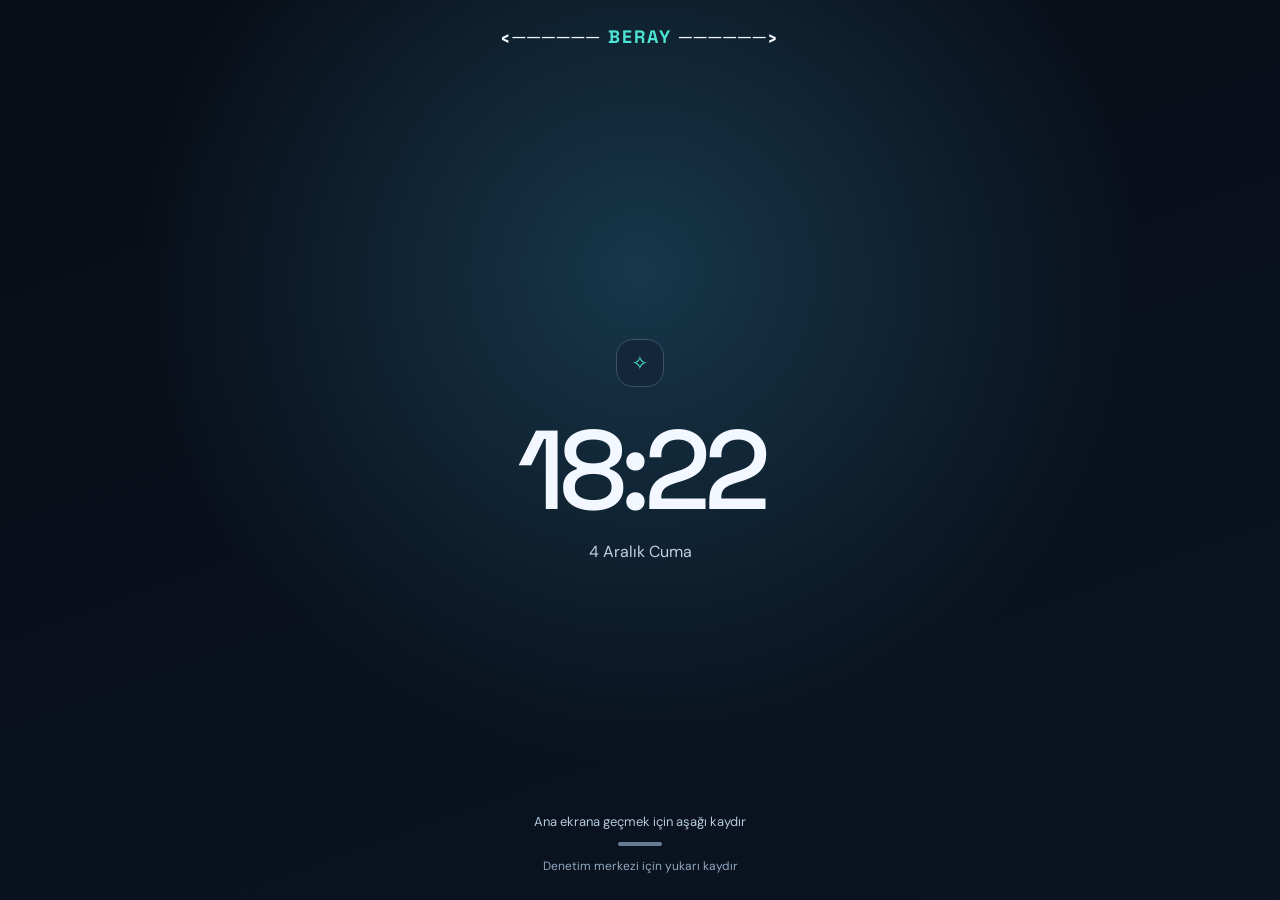
<file: index0.html>
<!doctype html><html lang="tr"><head><meta charset="utf-8"><meta name="viewport" content="width=device-width,initial-scale=1,viewport-fit=cover"><meta name="theme-color" content="#080d16"><title>Beray Kilit Ekranı</title><link rel="stylesheet" href="bos.css"><style>
body.unlocked{background:transparent}body.unlocked .lock{display:none}.lock{height:100svh;display:flex;flex-direction:column;align-items:center;justify-content:center;position:relative;text-align:center;overflow:hidden;padding:28px;background:radial-gradient(ellipse at 50% 30%,#17374b,transparent 55%),linear-gradient(160deg,#080d16,#0a1421)}.lock-brand{position:absolute;top:calc(env(safe-area-inset-top) + 25px);font:700 18px 'Space Grotesk';letter-spacing:2px}.lock-brand span{color:var(--cyan)}.lock-time{font:500 clamp(72px,20vw,112px)/1 'Space Grotesk';letter-spacing:-7px}.lock-date{color:#bfd0e2;font-size:16px;margin-top:14px}.lock-bottom{position:absolute;bottom:calc(env(safe-area-inset-bottom) + 26px);display:grid;justify-items:center;gap:12px;color:#91a8c0;font-size:12px}.gesture-bar{width:44px;height:4px;border-radius:10px;background:#7890a9;opacity:.85}.lock-hint{font-size:13px;color:#b5c8dd}.lock-icon{width:48px;height:48px;border:1px solid #38536c;border-radius:17px;display:grid;place-items:center;margin-bottom:28px;background:#14263a;color:var(--cyan);font-size:20px}
#control{position:fixed;inset:0;z-index:5;background:rgba(4,9,16,.97);backdrop-filter:blur(22px);padding:calc(env(safe-area-inset-top) + 30px) 22px calc(env(safe-area-inset-bottom) + 24px);transform:translateY(-105%);transition:transform .42s cubic-bezier(.2,.8,.2,1);display:flex;flex-direction:column}#control.open{transform:translateY(0)}.cc-head{display:flex;justify-content:space-between;align-items:center;margin-bottom:24px}.cc-head h2{font:600 25px 'Space Grotesk';margin:0}.cc-head button{background:#17283b;border:1px solid #30455e;border-radius:50%;width:39px;height:39px;font-size:18px}.cc-status{color:#91a7bf;font-size:12px;margin:-14px 0 22px}.cc-grid{display:grid;grid-template-columns:repeat(2,1fr);gap:12px}.cc-tile{min-height:112px;text-align:left;padding:16px;border-radius:21px;border:1px solid #2c435c;background:linear-gradient(145deg,#172a40,#101b2b);display:flex;flex-direction:column;justify-content:space-between}.cc-tile:disabled{opacity:.35;cursor:not-allowed}.cc-icon{font-size:23px}.cc-tile strong{font-size:14px}.cc-tile small{color:#9ab0c8;font-size:11px}.cc-tile.active{border-color:var(--cyan);background:linear-gradient(145deg,#16404b,#102b37)}.cc-footer{margin-top:auto;color:#7890a8;font-size:11px;line-height:1.5}.cc-dot{width:7px;height:7px;border-radius:50%;background:#ffbd62;display:inline-block;margin-right:6px}#control{overflow-y:auto}.scan-results{margin-top:14px;padding:13px 14px;border:1px solid #2c435c;border-radius:16px;background:#0b1725;color:#e6f1fb;font-size:12px}.scan-results strong{display:block;margin-bottom:8px;color:var(--cyan)}.scan-row{padding:8px 0;border-top:1px solid #23384c;color:#b9cbe0}.scan-empty{color:#91a7bf}
</style></head><body><main class="lock" id="lock">
<div class="lock-brand">‹────── <span>BERAY</span> ──────›</div><div class="lock-icon">✧</div><div class="lock-time" id="time">--:--</div><div class="lock-date" id="date">--</div><div class="lock-bottom"><div class="lock-hint">Ana ekrana geçmek için aşağı kaydır</div><div class="gesture-bar"></div><div>Denetim merkezi için yukarı kaydır</div></div></main>
<section id="control" aria-label="Beray denetim merkezi"><header class="cc-head"><h2>Denetim Merkezi</h2><button id="closeControl" aria-label="Kapat">×</button></header><div class="cc-status">Beray donanım katmanı</div>
<div class="cc-grid">
<button class="cc-tile" data-radio="wifi"><span class="cc-icon">◉</span><strong>Wi-Fi</strong><small>Yakındaki ağları tara</small></button>
<button class="cc-tile" data-radio="bluetooth"><span class="cc-icon">ᛒ</span><strong>Bluetooth</strong><small>Cihazları tara</small></button>
<button class="cc-tile" data-radio="flashlight"><span class="cc-icon">◐</span><strong>Flaş</strong><small>El feneri</small></button>
<button class="cc-tile" data-radio="mobileData"><span class="cc-icon">▥</span><strong>Mobil veri</strong><small>Hücresel bağlantı</small></button>
<button class="cc-tile" data-radio="airplane" id="airplane" disabled><span class="cc-icon">✈</span><strong>Uçak modu</strong><small>Yalnızca açık ekranda</small></button>
<button class="cc-tile" data-radio="hotspot"><span class="cc-icon">⌁</span><strong>Erişim noktası</strong><small>Bağlantı paylaşımı</small></button>
</div><div id="scanResults" class="scan-results hidden" aria-live="polite"></div><footer class="cc-footer"><span class="cc-dot"></span>Donanım işlemleri Beray OS sürücü hizmetiyle yürütülür. Bu arayüz Android ayarlarına yönlendirme yapmaz. Uçak modu kilit ekranında devre dışıdır.</footer></section><div class="toast" id="toast"></div>
<script>
const time=document.getElementById('time'),date=document.getElementById('date'),control=document.getElementById('control'),lock=document.getElementById('lock');
function tick(){const d=new Date();time.textContent=d.toLocaleTimeString('tr-TR',{hour:'2-digit',minute:'2-digit'});date.textContent=d.toLocaleDateString('tr-TR',{weekday:'long',day:'numeric',month:'long'});}
tick();setInterval(tick,1000);
function toast(s){const t=document.getElementById('toast');t.textContent=s;t.classList.add('show');setTimeout(()=>t.classList.remove('show'),2600)}
function parentSend(type){try{parent.postMessage({type},location.origin)}catch{parent.postMessage({type},'*')}}
let unlocked=false;
function showControl(){control.classList.add('open')}function hideControl(){control.classList.remove('open');if(unlocked)parentSend('BERAY_CONTROL_CLOSE')}
function showScanResults(kind,items){
 const host=document.getElementById('scanResults');host.innerHTML='';
 const title=document.createElement('strong');
 title.textContent=kind==='wifi'?'Yakındaki Wi-Fi ağları':'Yakındaki Bluetooth cihazları';
 host.appendChild(title);
 const rows=Array.isArray(items)?items.slice(0,30):[];
 if(!rows.length){const empty=document.createElement('div');empty.className='scan-empty';empty.textContent='Yakında listelenecek cihaz bulunamadı.';host.appendChild(empty);}
 rows.forEach(item=>{
   const line=document.createElement('div');line.className='scan-row';
   const name=typeof item==='string'?item:(kind==='wifi'?(item?.ssid||item?.name||'Adsız ağ'):(item?.name||item?.id||'Adsız cihaz'));
   const signal=typeof item==='object'&&item&&Number.isFinite(Number(item.signal))?' · '+item.signal+' dBm':'';
   line.textContent=String(name)+signal;host.appendChild(line);
 });
 host.classList.remove('hidden');
}
document.getElementById('closeControl').onclick=hideControl;
window.addEventListener('message',e=>{if(e.source!==parent)return;if(e.data?.type==='BERAY_SET_UNLOCKED'){unlocked=true;document.body.classList.add('unlocked');document.getElementById('airplane').disabled=false;}if(e.data?.type==='BERAY_OPEN_CONTROL'){unlocked=true;document.body.classList.add('unlocked');document.getElementById('airplane').disabled=false;document.getElementById('lock').style.display='none';showControl();}if(e.data?.type==='BERAY_RELOCK'){unlocked=false;document.body.classList.remove('unlocked');document.getElementById('airplane').disabled=true;hideControl();document.getElementById('lock').style.display='flex';}});
let startY=0,startX=0;
function start(e){const t=e.touches?e.touches[0]:e;startY=t.clientY;startX=t.clientX}
function end(e){const t=e.changedTouches?e.changedTouches[0]:e;const dy=t.clientY-startY;if(Math.abs(dy)<60||Math.abs(t.clientX-startX)>90)return;if(control.classList.contains('open')){if(dy< -45)hideControl();return;}if(dy< -45)showControl();else if(dy>45)parentSend('BERAY_UNLOCK')}
lock.addEventListener('touchstart',start,{passive:true});lock.addEventListener('touchend',end,{passive:true});lock.addEventListener('mousedown',start);lock.addEventListener('mouseup',end);
document.querySelectorAll('[data-radio]').forEach(b=>b.addEventListener('click',async()=>{
 const radio=b.dataset.radio;
 if(radio==='airplane'&&!unlocked){toast('Uçak modu kilit ekranında kullanılamaz.');return;}
 const bridge=window.berayHardware||parent.berayHardware;
 if(!bridge){toast('Beray donanım sürücüsü bağlı değil. Android ayarları açılmayacak.');return;}
 try{
   if(radio==='wifi'||radio==='bluetooth'){
     if(typeof bridge.toggleRadio==='function'){
       const enabled=(await bridge.toggleRadio(radio))===true;
       b.classList.toggle('active',enabled);
       b.querySelector('small').textContent=enabled?'Açık · taranıyor':'Kapalı';
       if(!enabled){document.getElementById('scanResults').classList.add('hidden');toast(b.querySelector('strong').textContent+' kapatıldı');return;}
     }
     const scan=radio==='wifi'?bridge.scanWifi:bridge.scanBluetooth;
     if(typeof scan!=='function'){toast('Bu tarama için Beray OS sürücüsü gerekli.');return;}
     const items=await scan.call(bridge);showScanResults(radio,items);
     toast((Array.isArray(items)?items.length:0)+(radio==='wifi'?' Wi-Fi ağı bulundu':' Bluetooth cihazı bulundu'));return;
   }
   if(typeof bridge.toggleRadio==='function'){
     const enabled=(await bridge.toggleRadio(radio))===true;
     b.classList.toggle('active',enabled);
     b.querySelector('small').textContent=enabled?'Açık':'Kapalı';
     toast(b.querySelector('strong').textContent+(enabled?' açıldı':' kapatıldı'));
   }else toast('Bu donanım işlemi için Beray OS sürücüsü gerekli.');
 }catch(err){toast('Donanım işlemi başarısız: '+(err.message||'sürücü hatası'));}
}));
</script></body></html>
</file>
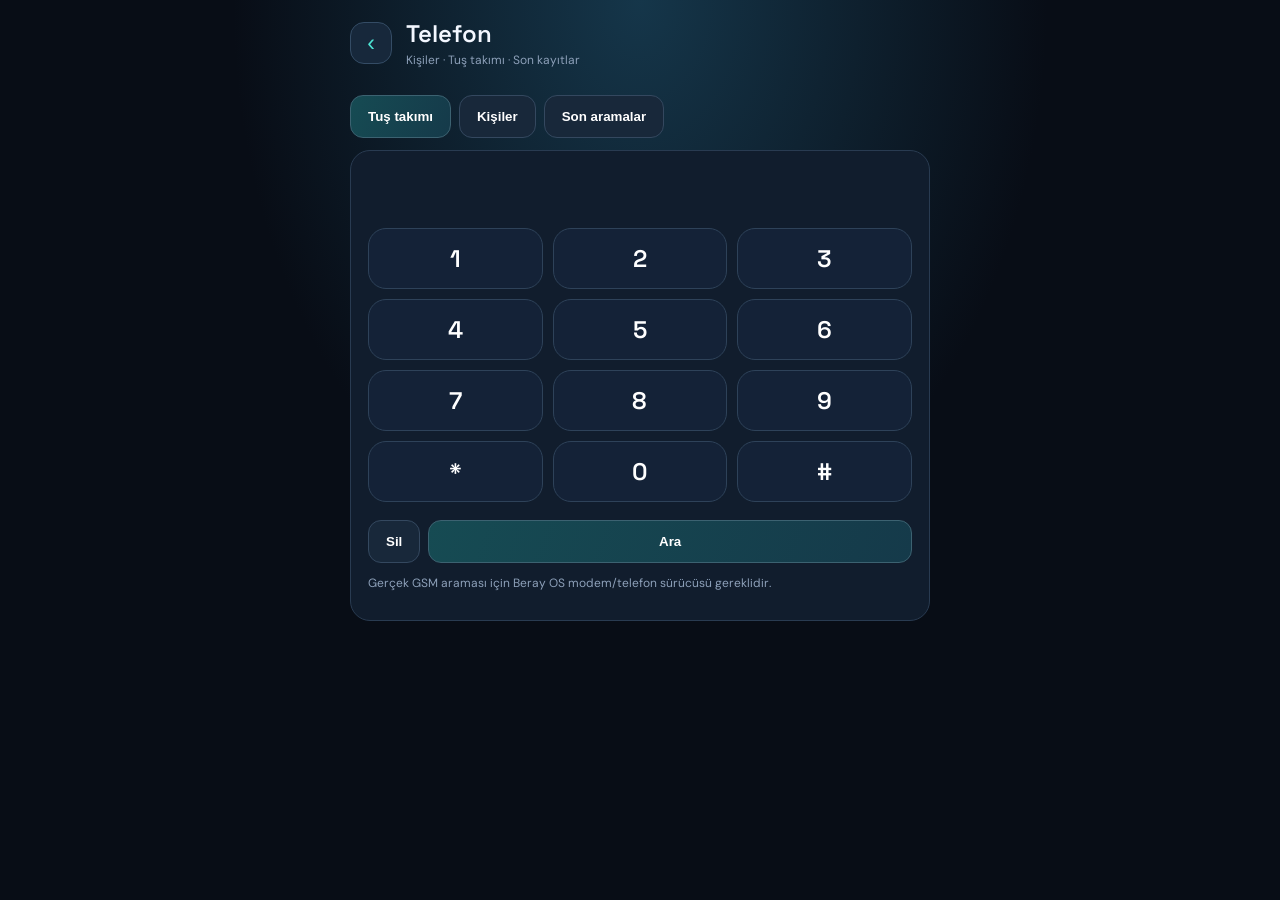
<file: index2.html>
<!doctype html><html lang="tr"><head><meta charset="utf-8"><meta name="viewport" content="width=device-width,initial-scale=1,viewport-fit=cover"><title>Telefon · Beray</title><link rel="stylesheet" href="app.css"></head><body><main class="app-shell"><header class="app-top"><button class="app-back" onclick="parent.postMessage({type:'BERAY_GO_HOME'},location.origin)">‹</button><div><h1 class="app-title">Telefon</h1><div class="app-sub">Kişiler · Tuş takımı · Son kayıtlar</div></div></header>
<div class="row"><button class="btn" id="dialTab">Tuş takımı</button><button class="btn secondary" id="contactsTab">Kişiler</button><button class="btn secondary" id="recentTab">Son aramalar</button></div>
<section id="dial" class="card"><div id="number" style="font:600 28px 'Space Grotesk';text-align:center;min-height:42px;letter-spacing:2px"></div><div class="keypad" id="keys"></div><div class="row"><button class="btn secondary" id="erase">Sil</button><button class="btn" id="call" style="flex:1">Ara</button></div><p class="muted" style="font-size:12px">Gerçek GSM araması için Beray OS modem/telefon sürücüsü gereklidir.</p></section>
<section id="contacts" class="card" hidden><h2>Kişiler</h2><input id="personName" placeholder="Ad Soyad"><input id="personPhone" placeholder="Telefon numarası"><button class="btn" id="addPerson">Kişi ekle</button><div id="contactList"></div></section>
<section id="recent" class="card" hidden><h2>Son aramalar</h2><div id="recentList"></div></section></main><div class="toast" id="toast"></div>
<script>
const $=s=>document.querySelector(s),toast=m=>{const t=$('#toast');t.textContent=m;t.classList.add('show');setTimeout(()=>t.classList.remove('show'),2200)};let number='';const get=k=>JSON.parse(localStorage.getItem('beray-'+k)||'[]'),put=(k,v)=>localStorage.setItem('beray-'+k,JSON.stringify(v));
function view(id){['dial','contacts','recent'].forEach(x=>$('#'+x).hidden=x!==id);if(id==='contacts')renderContacts();if(id==='recent')renderRecent();}
$('#dialTab').onclick=()=>view('dial');$('#contactsTab').onclick=()=>view('contacts');$('#recentTab').onclick=()=>view('recent');
'123456789*0#'.split('').forEach(n=>{const b=document.createElement('button');b.textContent=n;b.onclick=()=>{number+=n;$('#number').textContent=number};$('#keys').appendChild(b)});
$('#erase').onclick=()=>{number=number.slice(0,-1);$('#number').textContent=number};
$('#call').onclick=async()=>{if(!number){toast('Önce numara gir.');return;}const row={number,at:new Date().toISOString()};const a=get('calls');a.unshift(row);put('calls',a.slice(0,100));const hardware=window.berayHardware||parent.berayHardware;if(hardware?.call){try{await hardware.call(number);toast('Arama başlatıldı.')}catch(e){toast('Arama başarısız: '+e.message)}}else toast('Arama kaydı oluşturuldu. Gerçek arama için Beray modem sürücüsü gerekli.');number='';$('#number').textContent='';};
$('#addPerson').onclick=()=>{const name=$('#personName').value.trim(),phone=$('#personPhone').value.trim();if(!name||!phone){toast('Ad ve telefon gerekli.');return;}const a=get('contacts');a.push({name,phone});put('contacts',a);$('#personName').value=$('#personPhone').value='';renderContacts();};
function renderContacts(){const host=$('#contactList');host.innerHTML='';get('contacts').forEach(p=>{const d=document.createElement('div');d.className='list-item';const b=document.createElement('button');b.className='btn secondary';b.textContent='Ara';b.onclick=()=>{number=p.phone;$('#number').textContent=number;view('dial')};const t=document.createElement('span');t.textContent=p.name+' · '+p.phone;d.append(t,b);host.appendChild(d)});}
function renderRecent(){const host=$('#recentList');host.innerHTML='';get('calls').forEach(c=>{const d=document.createElement('div');d.className='list-item';d.textContent=c.number+' · '+new Date(c.at).toLocaleString('tr-TR');host.appendChild(d)});if(!host.children.length)host.textContent='Arama kaydı yok.';}
</script></body></html>
</file>
<file: bos.css>
@import url('https://fonts.googleapis.com/css2?family=DM+Sans:wght@400;500;600;700;800&family=Space+Grotesk:wght@400;500;600;700&display=swap');
:root{color-scheme:dark;--bg:#080d16;--panel:#101a29;--panel2:#152338;--line:#25354a;--muted:#8da0b9;--ink:#f3f7ff;--cyan:#4de4d3;--blue:#6199ff;--radius:26px;font-family:'DM Sans',system-ui,sans-serif}
*{box-sizing:border-box}html,body{margin:0;min-height:100%;background:var(--bg);color:var(--ink)}body{min-height:100svh;background:radial-gradient(ellipse at 50% -10%,#173b50 0,transparent 46%),linear-gradient(160deg,#080d16,#0a1220 65%,#0e1a29)}button,input,textarea{font:inherit}button{color:inherit;cursor:pointer;border:0}button:focus-visible,input:focus-visible,textarea:focus-visible{outline:2px solid var(--cyan);outline-offset:3px}
#boot{position:fixed;inset:0;z-index:50;display:grid;place-items:center;background:#060a11;transition:opacity .65s,visibility .65s}#boot.hide{opacity:0;visibility:hidden}.boot-content{text-align:center}.brand-mark{font:700 clamp(54px,12vw,94px)/1 'Space Grotesk';letter-spacing:-5px;position:relative;display:inline-block}.brand-mark:before{content:'✦';position:absolute;color:var(--cyan);font-size:22px;left:-9px;top:-13px;opacity:0;animation:spark .85s ease forwards}.boot-sub{margin-top:30px;font-size:16px;color:#b7c8dd;letter-spacing:.04em;animation:subout .45s 1.95s forwards}.boot-line{height:3px;width:min(250px,70vw);margin:24px auto;background:#19283a;border-radius:10px;overflow:hidden}.boot-line i{display:block;width:0;height:100%;background:linear-gradient(90deg,var(--blue),var(--cyan));animation:loadline 2s ease forwards}.boot-intel{font:700 clamp(26px,7vw,42px) 'Space Grotesk';letter-spacing:.01em;opacity:0;transform:translateY(12px);animation:intel 1s 2.35s forwards}@keyframes subout{to{opacity:0;transform:translateY(-8px)}}@keyframes spark{0%{opacity:0;transform:scale(.2) rotate(-45deg)}50%{opacity:1;transform:scale(1.35) rotate(25deg)}100%{opacity:1;transform:scale(1) rotate(0)}}@keyframes loadline{to{width:100%}}@keyframes intel{to{opacity:1;transform:translateY(0)}}
.shell{width:min(100%,560px);min-height:100svh;margin:auto;padding:24px 22px 30px;display:flex;flex-direction:column;position:relative}.topbar{display:flex;align-items:center;justify-content:space-between;color:var(--muted);font-size:13px;letter-spacing:.13em}.wordmark{font:700 20px 'Space Grotesk';color:var(--ink);letter-spacing:-.5px}.wordmark span{color:var(--cyan)}.clockline{font-size:13px;color:#c3d2e5}.welcome{margin:58px 0 28px}.eyebrow{color:var(--cyan);font-size:11px;text-transform:uppercase;letter-spacing:.2em;font-weight:700}.welcome h1{font:600 clamp(34px,9vw,48px)/1.07 'Space Grotesk';letter-spacing:-2px;margin:13px 0}.welcome p{color:var(--muted);line-height:1.6;margin:0;max-width:370px}.search{width:100%;padding:16px 18px;border:1px solid var(--line);border-radius:16px;background:#0c1725;color:var(--ink);margin:0 0 22px}.section-head{display:flex;align-items:center;justify-content:space-between;margin:16px 0 12px}.section-head h2{font:600 17px 'Space Grotesk';margin:0}.section-head small{color:var(--muted)}.app-grid{display:grid;grid-template-columns:repeat(4,1fr);gap:12px}.app-tile{min-height:100px;border:1px solid var(--line);background:linear-gradient(145deg,#17263a,#101927);border-radius:20px;padding:14px 6px;display:flex;flex-direction:column;align-items:center;justify-content:center;gap:9px;transition:.2s}.app-tile:active{transform:scale(.95)}.app-letter{width:44px;height:44px;border-radius:14px;display:grid;place-items:center;background:linear-gradient(135deg,#1c4252,#182c45);font:700 23px 'Space Grotesk';color:var(--cyan)}.app-tile b{font-size:12px;font-weight:600}.custom-apps{display:grid;grid-template-columns:repeat(2,minmax(0,1fr));gap:10px}.custom-app{display:flex;align-items:center;gap:12px;text-align:left;background:#111e2e;border:1px solid var(--line);border-radius:17px;padding:12px;min-width:0}.custom-app .app-letter{flex:0 0 42px}.custom-app strong{display:block;font-size:13px}.custom-app small{display:block;color:var(--muted);margin-top:3px}.home-module{margin-top:auto;padding-top:32px}.mcah{display:grid;grid-template-columns:repeat(4,1fr);gap:8px;background:linear-gradient(135deg,#152a3d,#101a29);border:1px solid #30445b;border-radius:22px;padding:11px}.mcah button{height:59px;border:1px solid #2a4055;background:#0b1624;border-radius:14px;font:700 23px 'Space Grotesk';color:var(--cyan)}.mcah button span{display:block;font:500 10px 'DM Sans';color:#9cb1c9;margin-top:2px}.home-footer{display:flex;justify-content:space-between;color:#70849e;font-size:11px;margin:12px 3px}
#appStage{position:fixed;inset:0;z-index:20;background:var(--bg);display:none}#appStage.open{display:block}#appStage iframe{width:100%;height:100%;border:0;background:var(--bg)}#lockStage{position:fixed;inset:0;z-index:30;background:#080d16}#lockStage iframe{width:100%;height:100%;border:0}
.toast{position:fixed;left:50%;bottom:28px;transform:translate(-50%,20px);z-index:100;opacity:0;pointer-events:none;background:#203247;border:1px solid #45647f;color:#f0f7ff;padding:12px 18px;border-radius:14px;font-size:13px;transition:.25s;max-width:90vw;text-align:center}.toast.show{opacity:1;transform:translate(-50%,0)}
@media(min-height:850px){.welcome{margin-top:78px}.home-module{padding-top:48px}}

#appStage .app-exit{position:absolute;z-index:5;top:calc(env(safe-area-inset-top) + 12px);left:14px;width:42px;height:42px;border-radius:14px;background:#12273aee;border:1px solid #456078;color:#55e1d2;font-size:27px;box-shadow:0 8px 25px #0007}
.custom-result{display:flex;align-items:center;gap:10px;background:#111e2e;border:1px solid var(--line);border-radius:17px;padding:11px;min-width:0}
.custom-result .app-letter{width:40px;height:40px;flex:0 0 40px}.custom-result-meta{min-width:0;flex:1}.custom-result-meta strong{display:block;font-size:13px;white-space:nowrap;overflow:hidden;text-overflow:ellipsis}.custom-result-meta small{display:block;color:var(--muted);font-size:10px;margin-top:4px}.custom-result-actions{display:flex;flex-direction:column;gap:5px}
.mini-action{font-size:10px;border:1px solid #38516c;border-radius:8px;background:#15283b;padding:6px 8px;white-space:nowrap}.mini-action.primary{background:#17444b;border-color:#357e7a}.mini-action:disabled{opacity:.5;cursor:default}

/* Beray M/C/A/H kare uygulama paneli */
.home-module{margin-top:auto;padding-top:26px;display:flex;flex-direction:column;align-items:center}
.home-module .section-head{width:100%;max-width:360px}
.core-dock{width:min(224px,66vw);aspect-ratio:1;margin:0 auto;grid-template-columns:repeat(2,minmax(0,1fr));gap:10px;padding:11px;border:1px solid #30445b;border-radius:26px;background:linear-gradient(145deg,#152a3d,#0d1725);box-shadow:0 18px 48px #0005}
.core-dock .app-tile{min-height:0;height:100%;padding:8px 4px;border-radius:18px}
.core-dock .app-letter{width:48px;height:48px;border-radius:15px}
.home-footer{width:100%}
</file>
<file: app.css>
@import url('https://fonts.googleapis.com/css2?family=DM+Sans:wght@400;500;600;700;800&family=Space+Grotesk:wght@400;500;600;700&display=swap');
:root{color-scheme:dark;--bg:#080d16;--panel:#111c2b;--line:#293b51;--ink:#f3f7ff;--muted:#8da0b9;--cyan:#4de4d3;font-family:'DM Sans',system-ui,sans-serif}*{box-sizing:border-box}body{margin:0;background:radial-gradient(ellipse at top,#15364a 0,transparent 45%),#080d16;color:var(--ink);min-height:100svh}.app-shell{width:min(100%,620px);margin:auto;min-height:100svh;padding:calc(env(safe-area-inset-top) + 18px) 20px calc(env(safe-area-inset-bottom) + 25px)}.app-top{display:flex;align-items:center;gap:14px;margin-bottom:27px}.app-back{width:42px;height:42px;border-radius:14px;background:#17283b;border:1px solid #344c65;color:var(--cyan);font-size:23px}.app-title{font:600 24px 'Space Grotesk';margin:0}.app-sub{font-size:12px;color:var(--muted);margin-top:3px}.card{background:#111d2d;border:1px solid var(--line);border-radius:20px;padding:17px;margin:12px 0}.muted{color:var(--muted)}input,textarea{display:block;width:100%;border:1px solid #2b4057;background:#0a1421;border-radius:13px;padding:13px;color:var(--ink);margin:9px 0}textarea{min-height:110px;resize:vertical}.btn{border:1px solid #3c6271;background:linear-gradient(110deg,#164b53,#153a4a);border-radius:13px;padding:13px 17px;color:white;font-weight:700}.btn.secondary{background:#18283a;border-color:#34485f}.row{display:flex;gap:8px;align-items:center;flex-wrap:wrap}.grid2{display:grid;grid-template-columns:repeat(2,1fr);gap:10px}.pill{padding:6px 10px;border:1px solid #2a4559;border-radius:999px;color:#a6c0d9;font-size:11px}.list-item{padding:13px 0;border-bottom:1px solid #26374c}.list-item:last-child{border-bottom:0}.keypad{display:grid;grid-template-columns:repeat(3,1fr);gap:10px;margin:18px 0}.keypad button{height:61px;border:1px solid #2e4259;border-radius:18px;background:#142237;font:600 24px 'Space Grotesk'}.result{white-space:pre-wrap;line-height:1.6;background:#0a1421;padding:15px;border-radius:15px;min-height:80px}.toast{position:fixed;bottom:25px;left:50%;transform:translate(-50%,15px);opacity:0;transition:.2s;background:#20364b;padding:12px 17px;border-radius:12px;font-size:13px}.toast.show{opacity:1;transform:translate(-50%,0)}
</file>
